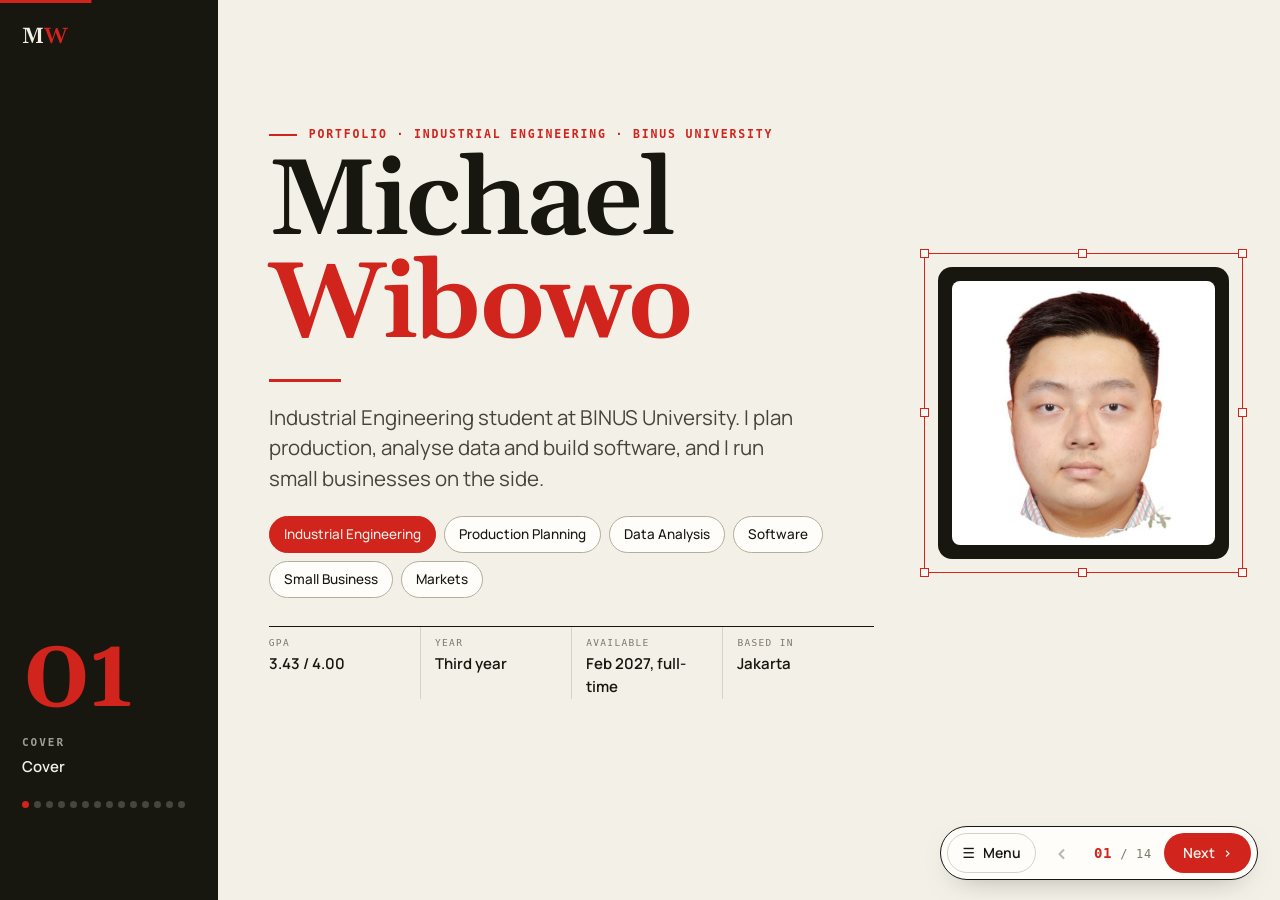
<file: index.html>
<!doctype html>
<html lang="en">
<head>
<meta charset="utf-8">
<meta name="viewport" content="width=device-width, initial-scale=1, viewport-fit=cover">
<title>Michael Wibowo — Portfolio</title>
<meta name="description" content="Michael Wibowo, Industrial Engineering student at BINUS. Production planning, ergonomics, QFD and data projects, plus ShifuWok and small businesses. Looking for an internship from February 2027.">
<meta name="theme-color" content="#f3f0e8">
<link rel="canonical" href="https://beixuantianjun.github.io/portfolio/">

<!-- Link previews. Crawlers read these before any JS runs, so unlike the rest
     of the page they are hardcoded rather than rendered from profile.js.
     If you change your name or headline there, change them here too. -->
<meta property="og:type" content="website">
<meta property="og:site_name" content="Michael Wibowo">
<meta property="og:title" content="Michael Wibowo — Portfolio">
<meta property="og:description" content="Industrial Engineering student at BINUS. Builds ShifuWok, runs small businesses and a trading community. Open to internships in Jakarta from February 2027.">
<meta property="og:url" content="https://beixuantianjun.github.io/portfolio/">
<meta property="og:image" content="https://beixuantianjun.github.io/portfolio/assets/og.png?v=20261110">
<meta property="og:image:width" content="1200">
<meta property="og:image:height" content="630">
<meta property="og:image:alt" content="Michael Wibowo — portfolio">
<meta name="twitter:card" content="summary_large_image">
<meta name="twitter:title" content="Michael Wibowo — Portfolio">
<meta name="twitter:description" content="Industrial Engineering student at BINUS. Builds ShifuWok, runs small businesses and a trading community. Open to internships in Jakarta from February 2027.">
<meta name="twitter:image" content="https://beixuantianjun.github.io/portfolio/assets/og.png?v=20261110">
<link rel="icon" href="data:image/svg+xml,<svg xmlns='http://www.w3.org/2000/svg' viewBox='0 0 100 100'><rect width='100' height='100' fill='%23f3f0e8'/><rect x='6' y='6' width='88' height='88' fill='none' stroke='%2317160f' stroke-width='6'/><text x='50' y='66' font-family='Georgia,serif' font-weight='700' font-size='44' text-anchor='middle' fill='%23d0241c'>MW</text></svg>">
<link rel="preload" href="assets/fonts/gelasio-normal-600.woff2" as="font" type="font/woff2" crossorigin>
<link rel="stylesheet" href="css/fonts.css?v=20261126a">
<link rel="stylesheet" href="css/style.css?v=20261126d">
</head>
<body>

<!-- a set of drawing sheets, one on screen at a time; js/sheets.js fills them -->
<div class="progress" aria-hidden="true"><i id="progress"></i></div>

<main class="deck" id="deck" aria-live="polite"></main>

<nav class="bar" aria-label="Pages">
  <button class="bar__btn bar__menu" id="menuBtn" type="button" aria-controls="menu" aria-expanded="false">☰ <span>Menu</span></button>
  <button class="bar__btn bar__prev" id="prev" type="button" aria-label="Previous page">‹</button>
  <p class="bar__where" id="where"></p>
  <div class="bar__right">
    <button class="bar__btn bar__next" id="next" type="button"><span>Next</span> ›</button>
  </div>
</nav>

<div class="menu" id="menu" hidden>
  <div class="menu__panel" role="dialog" aria-modal="true" aria-labelledby="menuTitle">
    <div class="menu__head">
      <h2 id="menuTitle">All pages</h2>
      <button class="bar__btn" type="button" data-close aria-label="Close menu">✕</button>
    </div>
    <ol class="register" id="register"></ol>
    <p class="menu__hint">Arrow keys, Page Up / Page Down or a sideways swipe also turn the page.</p>
  </div>
</div>

<div class="lightbox" id="lightbox" hidden role="dialog" aria-modal="true" aria-label="Picture">
  <button class="bar__btn lightbox__close" id="lbClose" type="button" aria-label="Close picture">✕</button>
  <button class="bar__btn lightbox__prev" id="lbPrev" type="button" aria-label="Previous picture">‹</button>
  <figure><img alt=""><figcaption id="lbCap"></figcaption></figure>
  <button class="bar__btn lightbox__next" id="lbNext" type="button" aria-label="Next picture">›</button>
</div>

<noscript><p class="noscript">This portfolio needs JavaScript to turn its sheets. You can reach Michael at michaelwibo@gmail.com.</p></noscript>

<script src="js/profile.js?v=20261126d"></script>
<script src="js/sheets.js?v=20261126d"></script>
</body>
</html>
</file>
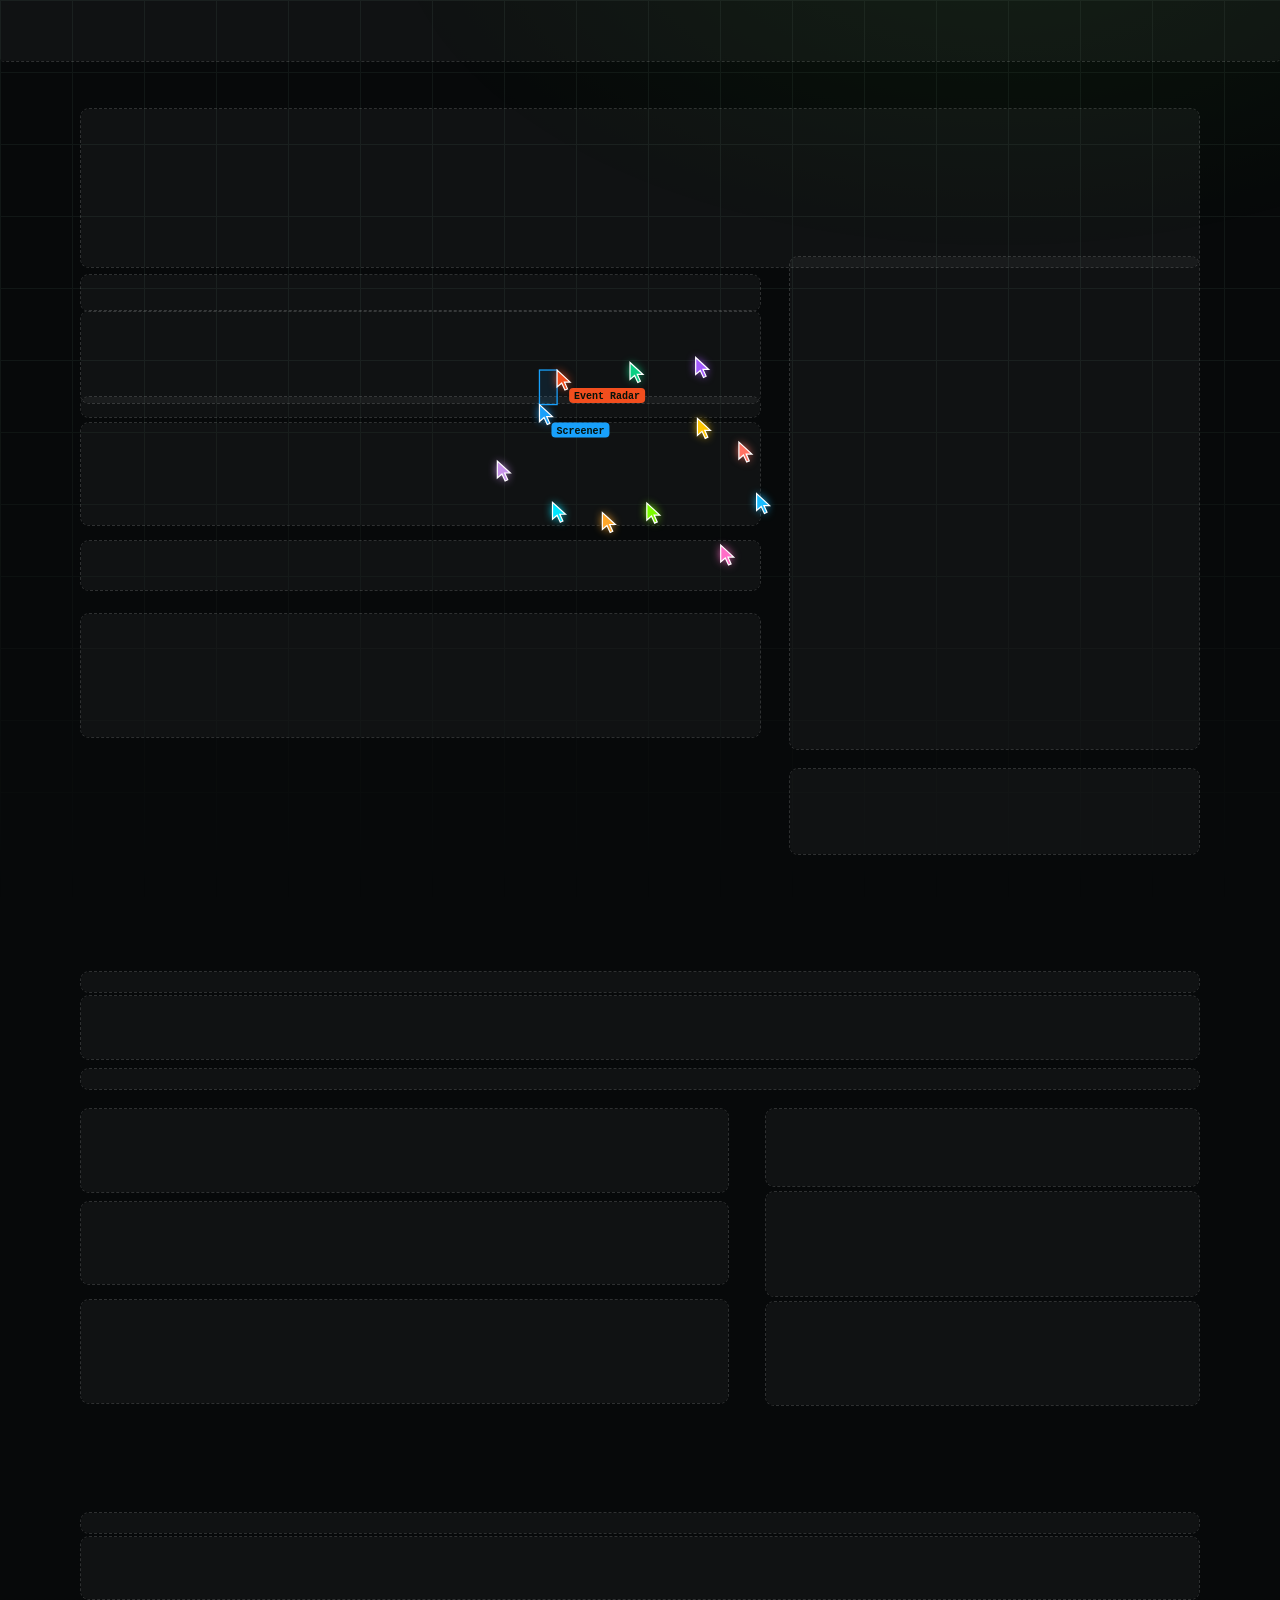
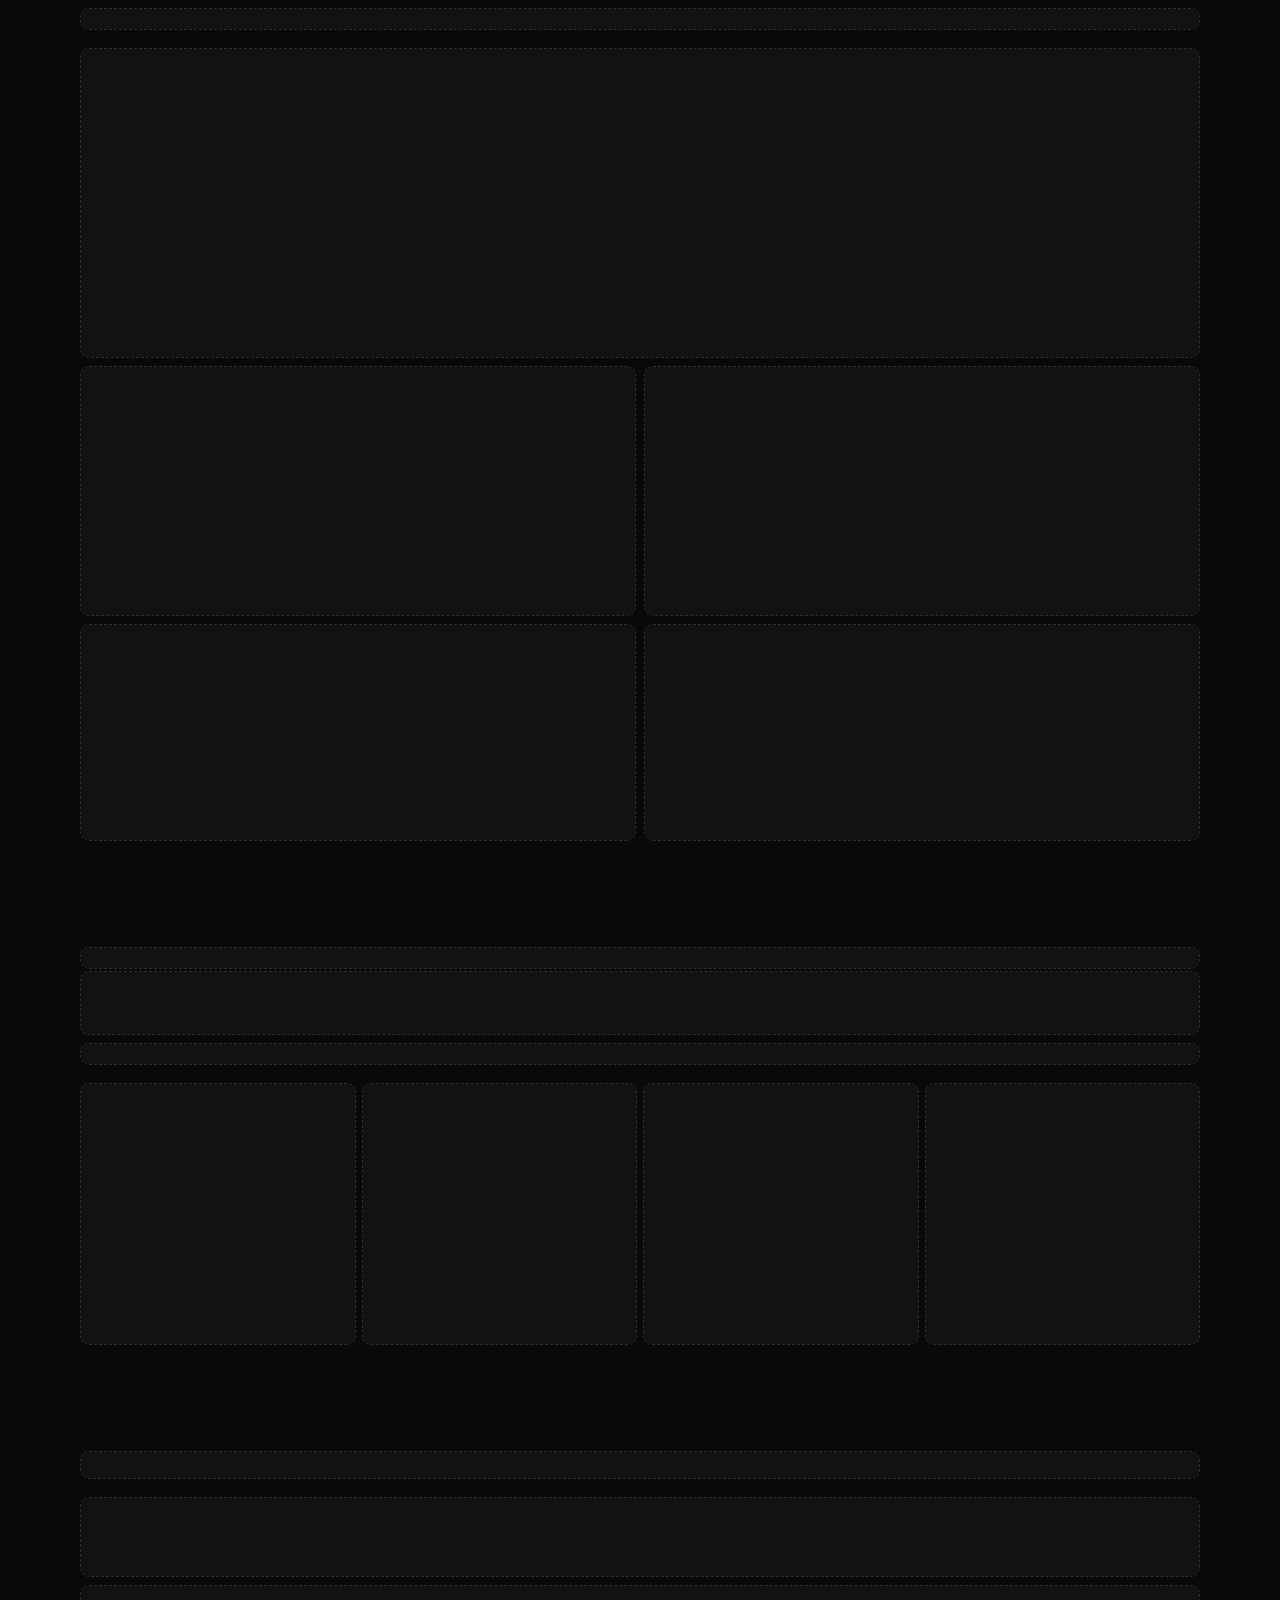
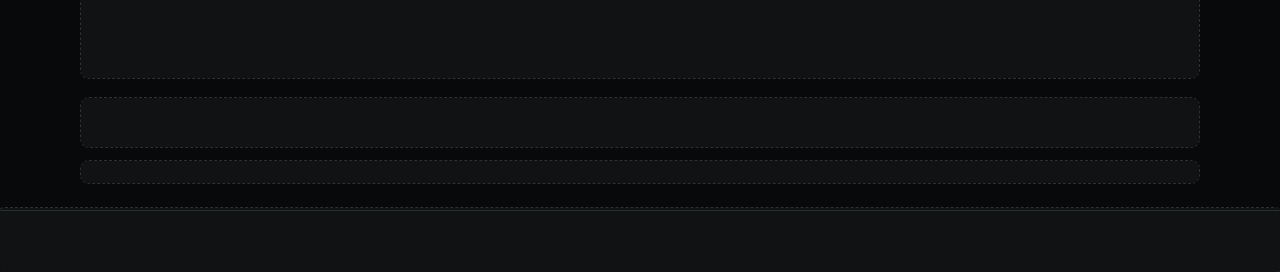
<file: swarm/index.html>
<!doctype html>
<html lang="en">
<head>
<meta charset="utf-8">
<meta name="viewport" content="width=device-width, initial-scale=1">
<title>Michael Wibowo | Portfolio</title>
<meta name="description" content="Michael Wibowo, Industrial Engineering student at BINUS. Financial modeling, IDX equities, and ShifuWok, a research terminal for the Indonesian stock market.">
<meta name="theme-color" content="#07090A">
<link rel="canonical" href="https://beixuantianjun.github.io/portfolio/swarm/">
<meta property="og:type" content="website">
<meta property="og:site_name" content="Michael Wibowo">
<meta property="og:title" content="Michael Wibowo | Portfolio">
<meta property="og:description" content="Industrial Engineering @ BINUS. ShifuWok, a live research terminal for Indonesian stocks, and a 100+ member trading community.">
<meta property="og:url" content="https://beixuantianjun.github.io/portfolio/swarm/">
<meta property="og:image" content="https://beixuantianjun.github.io/portfolio/assets/og.png">
<meta name="twitter:card" content="summary_large_image">
<meta name="twitter:image" content="https://beixuantianjun.github.io/portfolio/assets/og.png">
<link rel="icon" href="data:image/svg+xml,%3Csvg xmlns='http://www.w3.org/2000/svg' viewBox='0 0 32 32'%3E%3Crect width='32' height='32' rx='7' fill='%2307090A'/%3E%3Ctext x='16' y='22' font-size='16' font-weight='800' text-anchor='middle' fill='%2344D62C' font-family='Arial'%3EMW%3C/text%3E%3C/svg%3E">
<link rel="stylesheet" href="../css/fonts.css?v=20261008c">
<script>
  document.documentElement.classList.add('js', 'intro');
  if (/[?&]theme=brand/.test(location.search)) document.documentElement.setAttribute('data-theme', 'brand');
</script>
<style>
:root{
  --bg:#07090A; --panel:#0E1311; --line:#1D2622; --text:#E8ECEA; --mut:#8FA096;
  --g:#44D62C; --g2:#44D62C; --on-g:#06120A; --sel:#18A0FB;
  --sans:"Manrope",ui-sans-serif,system-ui,-apple-system,"Segoe UI",Roboto,Helvetica,Arial,sans-serif;
  --mono:ui-monospace,SFMono-Regular,Menlo,Consolas,"Liberation Mono",monospace;
}
:root[data-theme="brand"]{ --bg:#05060a; --panel:#0c0e16; --line:#1b2030; --text:#eaeefb; --mut:#9aa4bc; --g:#35e5ff; --g2:#ff4d8d; --on-g:#04121a; }
*{box-sizing:border-box}
html{scroll-behavior:smooth}
body{margin:0;background:var(--bg);color:var(--text);font:400 16px/1.6 var(--sans);-webkit-font-smoothing:antialiased}
html,body{overflow-x:clip}
section.panel,.hero{overflow-x:clip}
body::before{content:"";position:fixed;inset:0;z-index:0;pointer-events:none;
  background:radial-gradient(900px 500px at 78% -10%,color-mix(in srgb,var(--g) 14%,transparent),transparent 70%),
             linear-gradient(var(--line) 1px,transparent 1px) 0 0/72px 72px,
             linear-gradient(90deg,var(--line) 1px,transparent 1px) 0 0/72px 72px;
  opacity:.5;-webkit-mask-image:linear-gradient(#000 40%,transparent);mask-image:linear-gradient(#000 40%,transparent)}
a{color:inherit}
.wrap{max-width:1160px;margin:0 auto;padding:0 24px;position:relative;z-index:1}
canvas#swarm{position:fixed;inset:0;width:100%;height:100%;pointer-events:none;z-index:60}
html.intro .nav,html.intro main,html.intro footer{opacity:0}
.nav,main,footer{transition:opacity .6s ease}

/* wireframe -> reveal */
.b{position:relative}
.b.pre::before{content:"";position:absolute;inset:-3px;border-radius:8px;background:rgba(255,255,255,.04);outline:1px dashed rgba(255,255,255,.16);z-index:2}
.b.pre>*{opacity:0}
.b.rv>*{animation:rv .65s cubic-bezier(.2,.7,.2,1) both}
.b.rv>*:nth-child(2){animation-delay:.06s}.b.rv>*:nth-child(3){animation-delay:.12s}.b.rv>*:nth-child(4){animation-delay:.18s}
@keyframes rv{from{opacity:0;clip-path:inset(0 100% 0 0);transform:translateY(8px)}to{opacity:1;clip-path:inset(-4px);transform:none}}

/* nav */
.nav{position:fixed;top:0;left:0;right:0;z-index:40}
.nav .in{max-width:1160px;margin:0 auto;padding:14px 24px;display:flex;align-items:center;justify-content:space-between;gap:16px;background:linear-gradient(var(--bg),transparent)}
.logo{display:flex;align-items:center;gap:10px;font:800 15px var(--sans);text-decoration:none;letter-spacing:.02em}
.logo i{display:grid;place-items:center;width:30px;height:30px;border-radius:8px;background:var(--g);color:var(--on-g);font:800 13px var(--sans);font-style:normal}
.links{display:flex;gap:22px;align-items:center;font:600 13px var(--mono);color:var(--mut)}
.links a{text-decoration:none}.links a:hover{color:var(--text)}
.avail{display:flex;align-items:center;gap:7px;color:var(--text)}
.avail::before{content:"";width:7px;height:7px;border-radius:50%;background:var(--g);box-shadow:0 0 10px var(--g)}
@media(max-width:760px){.links a:not(.avail){display:none}}

/* hero */
.hero{padding:112px 0 40px;position:relative}
.giant{font:800 clamp(44px,13.5vw,176px)/.88 var(--sans);letter-spacing:-.045em;color:transparent;-webkit-text-stroke:2px var(--g);white-space:nowrap;opacity:.9;margin:0}
.herogrid{display:grid;grid-template-columns:1.25fr .75fr;gap:36px;margin-top:-4px;align-items:start}
.hello{font:600 italic 22px var(--sans);margin:18px 0 6px;color:var(--mut)}
.name{display:inline-block;background:var(--g);color:var(--on-g);font:800 clamp(30px,5vw,52px)/1 var(--sans);padding:8px 14px;letter-spacing:-.02em;margin:0 0 18px}
.role{font:600 12px var(--mono);letter-spacing:.14em;text-transform:uppercase;color:var(--g);margin:0 0 12px}
.lead{font-size:clamp(16px,2vw,20px);max-width:56ch;color:#c9d3cd;margin:0 0 22px}
.lead b{color:var(--text)}
.btns{display:flex;gap:12px;flex-wrap:wrap}
.btn{display:inline-flex;align-items:center;gap:8px;font:700 13px var(--mono);letter-spacing:.06em;text-transform:uppercase;text-decoration:none;padding:13px 18px;border-radius:6px;border:1px solid var(--line);background:var(--panel)}
.btn.p{background:var(--g);color:var(--on-g);border-color:var(--g)}
.btn:hover{transform:translateY(-1px);border-color:var(--g)}
.stats{display:grid;grid-template-columns:repeat(4,1fr);gap:10px;margin-top:30px}
.stat{padding:14px 14px 12px;border:1px solid var(--line);border-radius:10px;background:var(--panel)}
.stat b{display:block;font:800 clamp(24px,3.4vw,34px)/1.1 var(--sans);color:var(--text)}
.stat span{font:600 11px var(--mono);color:var(--mut);letter-spacing:.04em}
.frame{position:relative;background:var(--g);border-radius:6px;padding:12px 12px 0;max-width:340px;margin-left:auto}
.frame img{display:block;width:100%;aspect-ratio:1/1.05;object-fit:cover;object-position:50% 20%;filter:grayscale(1) contrast(1.05)}
.frame .chip{display:block;margin:0 -12px;padding:10px 12px;background:var(--bg);border:1px solid var(--g);font:700 11px var(--mono);letter-spacing:.08em;color:var(--g);text-transform:uppercase;text-align:center;transform:translateY(12px)}
.frame{margin-bottom:26px}
.sidecard{margin-top:22px;max-width:340px;margin-left:auto;border:1px solid var(--line);border-radius:10px;padding:14px 16px;background:var(--panel);font:600 12px var(--mono);color:var(--mut)}
.sidecard b{color:var(--text);display:block;font:700 14px var(--sans);margin-bottom:2px}
@media(max-width:860px){.herogrid{grid-template-columns:1fr}.frame,.sidecard{margin-left:0}.stats{grid-template-columns:repeat(2,1fr)}}

/* sections */
section.panel{padding:84px 0 30px}
.kick{font:700 12px var(--mono);letter-spacing:.16em;text-transform:uppercase;color:var(--g);margin:0 0 10px}
.kick::before{content:"";display:inline-block;width:7px;height:7px;background:var(--g2);border-radius:50%;margin-right:10px;vertical-align:1px}
h2{font:800 clamp(30px,5vw,54px)/1.05 var(--sans);letter-spacing:-.03em;margin:0 0 16px}
.idx{font:600 12px var(--mono);color:var(--mut);margin-bottom:26px;letter-spacing:.06em}
.two{display:grid;grid-template-columns:1.2fr .8fr;gap:44px}
.two p{color:#c2cdc7;margin:0 0 16px;max-width:62ch}
.quote{border-left:3px solid var(--g);padding:6px 0 6px 18px;font:600 clamp(18px,2.4vw,24px)/1.35 var(--sans);margin:22px 0 0;max-width:34ch}
.quote small{display:block;margin-top:8px;font:600 11px var(--mono);letter-spacing:.08em;color:var(--mut);text-transform:uppercase}
.facts{display:grid;gap:12px}
.fact{border:1px solid var(--line);border-radius:10px;padding:14px 16px;background:var(--panel)}
.fact small{display:block;font:700 11px var(--mono);letter-spacing:.12em;color:var(--g);text-transform:uppercase;margin-bottom:4px}
.fact span{color:#d8e0db;font-size:15px}
@media(max-width:860px){.two{grid-template-columns:1fr;gap:20px}}

.grid2{display:grid;grid-template-columns:1fr 1fr;gap:16px}
.card{border:1px solid var(--line);border-radius:14px;padding:22px;background:var(--panel);height:100%}
.card:hover{border-color:color-mix(in srgb,var(--g) 55%,var(--line))}
.card .tag{display:inline-block;font:700 11px var(--mono);letter-spacing:.1em;color:var(--on-g);background:var(--g);border-radius:4px;padding:3px 8px;text-transform:uppercase;margin-bottom:12px}
.card .tag.o{background:transparent;color:var(--g);border:1px solid var(--g)}
.card h3{font:800 clamp(20px,2.6vw,28px)/1.15 var(--sans);letter-spacing:-.02em;margin:0 0 10px}
.card p{color:#bcc8c2;margin:0 0 12px;font-size:15px}
.card ul{margin:0 0 14px;padding-left:18px;color:#cdd7d2;font-size:15px}
.card li{margin:3px 0}
.card a.go{font:700 13px var(--mono);color:var(--g);text-decoration:none;letter-spacing:.04em}
.card a.go:hover{text-decoration:underline}
.span2{grid-column:1/-1}
.flag{background:linear-gradient(135deg,color-mix(in srgb,var(--g) 9%,var(--panel)),var(--panel) 60%)}
@media(max-width:860px){.grid2{grid-template-columns:1fr}}
.matrix{display:grid;grid-template-columns:repeat(4,1fr);gap:14px}
.matrix .card h3{font-size:20px}
.matrix .card ul{margin:0;list-style:none;padding:0}
.matrix .card li{padding:6px 0;border-top:1px solid var(--line);font-size:14px;color:#cdd7d2}
.matrix .card li:first-child{border-top:0}
@media(max-width:980px){.matrix{grid-template-columns:repeat(2,1fr)}}
@media(max-width:560px){.matrix{grid-template-columns:1fr}}

.contact{text-align:center;padding:110px 0 120px}
.contact h2{font-size:clamp(32px,6vw,68px)}
.contact p{max-width:52ch;margin:0 auto 26px;color:#c2cdc7;font-size:18px}
.contact .btns{justify-content:center}
.mail{font:700 14px var(--mono);color:var(--g);margin-top:20px;letter-spacing:.04em}
footer{border-top:1px solid var(--line);padding:22px 0;font:600 12px var(--mono);color:var(--mut);position:relative;z-index:1}
footer .wrap{display:flex;justify-content:space-between;gap:12px;flex-wrap:wrap}
.sr{position:absolute;left:-9999px}
</style>
</head>
<body>
<noscript><style>html.intro .nav,html.intro main,html.intro footer{opacity:1}</style></noscript>
<canvas id="swarm" aria-hidden="true"></canvas>

<header class="nav b" data-panel="hero"><div class="in">
  <a class="logo" href="#top"><i>MW</i><span>Michael Wibowo</span></a>
  <nav class="links" aria-label="Sections"><a href="#about">About</a><a href="#projects">Projects</a><a href="#skills">Skills</a><a href="#contact">Contact</a><a class="avail" href="#contact">Open from Feb 2027</a></nav>
</div></header>

<main id="top">
<section class="hero" data-panel="hero"><div class="wrap">
  <div class="b"><h1 class="giant">PORTFOLIO</h1></div>
  <div class="herogrid">
    <div>
      <div class="b"><p class="hello">Hello, I'm</p></div>
      <div class="b"><h2 class="name">MICHAEL.</h2></div>
      <div class="b"><p class="role">Industrial Engineering @ BINUS &middot; Valuation &middot; IDX Equities</p></div>
      <div class="b"><p class="lead">I build <b>tools and communities for the Indonesian capital market</b>: a live research terminal where every number carries a source and a date, and a trading community of 100+ members.</p></div>
      <div class="b"><div class="btns"><a class="btn p" href="#projects">View projects &rarr;</a><a class="btn" href="#contact">Get in touch</a></div></div>
      <div class="b stats">
        <div class="stat"><b data-count="100" data-suf="+">100+</b><span>COMMUNITY MEMBERS</span></div>
        <div class="stat"><b data-count="3.43" data-dec="2">3.43</b><span>GPA / 4.00</span></div>
        <div class="stat"><b data-count="11">11</b><span>IDX SECTORS TRACKED</span></div>
        <div class="stat"><b data-count="31">31</b><span>CONGLOMERATE GROUPS</span></div>
      </div>
    </div>
    <div>
      <div class="b"><div class="frame"><img src="../assets/michael-wibowo.jpg" alt="Portrait of Michael Wibowo" width="440" height="440"><span class="chip">Open to internships &middot; Feb 2027</span></div></div>
      <div class="b"><div class="sidecard"><b>ShifuWok is live</b>Terminal data saham Indonesia, with sources on every number.</div></div>
    </div>
  </div>
</div></section>

<section class="panel" id="about" data-panel="about"><div class="wrap">
  <div class="b"><p class="kick">Profile</p></div>
  <div class="b"><h2>Background &amp; Philosophy</h2></div>
  <div class="b"><div class="idx">// 01.00 SEC_ABOUT INDEX [01/04]</div></div>
  <div class="two">
    <div>
      <div class="b"><p>I'm a third-year Industrial Engineering student at BINUS University. The degree trained me to look at a system end to end: where the inputs come from, where the delays are, and what breaks downstream when one number is wrong.</p></div>
      <div class="b"><p>I have invested in IDX equities and crypto since 2021, run a trading community, and built ShifuWok to make Indonesian market data easier to check. I like tools where every claim can be traced back to its source.</p></div>
      <div class="b"><blockquote class="quote">Decide what it's worth before you look at the price.<small>Working principle</small></blockquote></div>
    </div>
    <div class="facts">
      <div class="b"><div class="fact"><small>Education</small><span>BINUS University, Industrial Engineering. GPA 3.43 / 4.00.</span></div></div>
      <div class="b"><div class="fact"><small>Licences</small><span>WPPE and RTA training completed. Competency exams pending.</span></div></div>
      <div class="b"><div class="fact"><small>Availability</small><span>Free from classes through the BINUS Enrichment Program. Full-time from February 2027, up to 12 months.</span></div></div>
    </div>
  </div>
</div></section>

<section class="panel" id="projects" data-panel="projects"><div class="wrap">
  <div class="b"><p class="kick">Selected work</p></div>
  <div class="b"><h2>Flagship Builds</h2></div>
  <div class="b"><div class="idx">// 02.00 SEC_PROJECTS INDEX [02/04]</div></div>
  <div class="grid2">
    <div class="b span2"><article class="card flag">
      <span class="tag">Live</span>
      <h3>ShifuWok: a research terminal for Indonesian stocks</h3>
      <p>Prices, broker flows, KSEI ownership and official IDX announcements in one place. Every number has a source and a date, and when the data is missing, it says so.</p>
      <ul><li>Screener whose rules are published, with the results of its tests</li><li>Announcement summaries read from the original PDF, which stays linked</li><li>Paper-trading track record published openly, losses included</li></ul>
      <a class="go" href="https://shifuwok.com" target="_blank" rel="noopener">Open shifuwok.com &#8599;</a>
    </article></div>
    <div class="b"><article class="card"><span class="tag o">Community</span><h3>MWCrypto</h3><p>A trading community of 100+ members, founded November 2024. Regular market-analysis and live-trade sessions with written commentary.</p></article></div>
    <div class="b"><article class="card"><span class="tag o">Case study</span><h3>Production planning, Razer Wireless Mouse</h3><p>Benchmarked five forecasting methods (Winter's chosen, MAPE 2.67), four aggregate-planning strategies and four lot-sizing heuristics. Built MPS, MRP and Kanban over a 17-component, 7-level BOM.</p></article></div>
    <div class="b"><article class="card"><span class="tag o">Simulation</span><h3>Investment Banking, Bank of America</h3><p>Forage job simulation, September 2026. Screened an acquisition target by SWOT, built a DCF to an implied per-share value, ran a sensitivity analysis and wrote the target profile.</p></article></div>
    <div class="b"><article class="card"><span class="tag o">Data analysis</span><h3>Exam score prediction</h3><p>Multiple linear regression on 20,000 rows in Python: R&sup2; 0.63 on the test set, with residual and Q-Q diagnostics, ANOVA on the drivers and K-Means into 3 clusters.</p></article></div>
  </div>
</div></section>

<section class="panel" id="skills" data-panel="skills"><div class="wrap">
  <div class="b"><p class="kick">Toolkit</p></div>
  <div class="b"><h2>The Skills Matrix</h2></div>
  <div class="b"><div class="idx">// 03.00 SEC_SKILLS INDEX [03/04]</div></div>
  <div class="matrix">
    <div class="b"><div class="card"><h3>Markets</h3><ul><li>Equity valuation (DCF, relative)</li><li>Financial statement and ratio analysis</li><li>Technical analysis</li><li>Ownership and fund-flow analysis</li></ul></div></div>
    <div class="b"><div class="card"><h3>Data</h3><ul><li>Excel (advanced)</li><li>Python: pandas, scikit-learn</li><li>SPSS</li><li>Dashboards and reports</li></ul></div></div>
    <div class="b"><div class="card"><h3>Community &amp; Events</h3><ul><li>Hosting live sessions</li><li>Event budgeting (HIMTRI, BINECA 2026)</li><li>Client and partner outreach</li><li>Written market commentary</li></ul></div></div>
    <div class="b"><div class="card"><h3>Industrial Engineering</h3><ul><li>Forecasting and aggregate planning</li><li>MPS, MRP, lot sizing, Kanban</li><li>Process mapping</li><li>Service systems design</li></ul></div></div>
  </div>
</div></section>

<section class="panel contact" id="contact" data-panel="contact"><div class="wrap">
  <div class="b"><p class="kick">Contact</p></div>
  <div class="b"><h2>Let's build something useful.</h2></div>
  <div class="b"><p>Open to internships from February 2027, full-time for up to twelve months. Markets, research and community are where I want to learn next.</p></div>
  <div class="b"><div class="btns" id="cta"><a class="btn p" href="mailto:michaelwibo@gmail.com">Email me &rarr;</a><a class="btn" href="https://www.linkedin.com/in/michael-wibowo" target="_blank" rel="noopener">LinkedIn</a><a class="btn" href="https://shifuwok.com" target="_blank" rel="noopener">ShifuWok</a></div></div>
  <div class="b"><div class="mail">michaelwibo@gmail.com</div></div>
</div></section>
</main>

<footer class="b" data-panel="contact"><div class="wrap"><span>&copy; 2026 Michael Wibowo &middot; Jakarta</span><span>Industrial Engineering @ BINUS University</span></div></footer>

<script>
(() => {
  const reduce = matchMedia('(prefers-reduced-motion: reduce)').matches;
  const items = [...document.querySelectorAll('.b')];
  const fmt = (n, p) => { const t = parseFloat(n.dataset.count), d = +(n.dataset.dec || 0); return (t * p).toFixed(d) + (p >= 1 ? (n.dataset.suf || '') : ''); };
  const count = n => { const t0 = performance.now(); (function f(now) { const p = Math.min(1, (now - t0) / 900), e = 1 - Math.pow(1 - p, 3); n.textContent = fmt(n, e); if (p < 1) requestAnimationFrame(f); })(t0); };
  const reveal = (el, instant) => {
    if (!el.classList.contains('pre')) return;
    el.classList.remove('pre');
    if (!instant) el.classList.add('rv');
    if (!instant) el.querySelectorAll('[data-count]').forEach(count);
  };
  const root = document.documentElement;
  if (reduce) { root.classList.remove('intro'); return; }
  items.forEach(el => el.classList.add('pre'));
  setTimeout(() => root.classList.remove('intro'), 1500);

  const cv = document.getElementById('swarm'), ctx = cv.getContext('2d');
  let W = 0, H = 0, DPR = 1;
  const resize = () => { DPR = Math.min(2, devicePixelRatio || 1); W = innerWidth; H = innerHeight; cv.width = W * DPR; cv.height = H * DPR; };
  addEventListener('resize', resize); resize();

  const COLORS = ['#18A0FB', '#F24E1E', '#0ACF83', '#A259FF', '#FFC700', '#FF7262', '#1ABCFE', '#FF6EC7', '#7CFC00', '#FFA629', '#00E5FF', '#C792EA'];
  // Names are ShifuWok screen names (shifuwok.com/fitur.html). Replace this list to rename the agents.
  const NAMES = ['Screener', 'Event Radar', 'Fund Tracker', 'Ownership Map', 'Retail Sentiment', 'Deal Desk', 'Sector Rotation', 'Disclosures', 'Corporate Actions', 'Chart Match', 'Weekly Research', 'Ask a Stock'];
  const N = innerWidth < 720 ? 8 : 12;
  const rnd = (a, b) => a + Math.random() * (b - a), clamp = (v, a, b) => Math.max(a, Math.min(b, v));
  const agents = Array.from({ length: N }, (_, i) => ({ i, x: W / 2 + rnd(-20, 20), y: H / 2 + rnd(-20, 20), vx: 0, vy: 0, c: COLORS[i % COLORS.length], name: NAMES[i % NAMES.length], mode: 'intro', tx: W / 2, ty: H / 2, k: 40, cc: 9, hx: W / 2, hy: H / 2, next: 0, busy: false }));
  const pairs = Array.from({ length: N / 2 }, (_, p) => ({ A: agents[2 * p], B: agents[2 * p + 1], busy: false }));
  const jobs = [];
  const ring = { x: W / 2, y: H / 2, on: false };
  const mouse = { x: -1, y: -1, t: -99 };
  addEventListener('pointermove', e => { mouse.x = e.clientX; mouse.y = e.clientY; mouse.t = now(); }, { passive: true });
  let lastY = scrollY;
  addEventListener('scroll', () => {
    const dy = scrollY - lastY; lastY = scrollY; if (!dy) return;
    for (const a of agents) if (!a.busy && a.mode === 'roam') { a.hy = clamp(H * (dy > 0 ? rnd(.55, .85) : rnd(.15, .45)), 40, H - 40); a.hx = rnd(60, W - 60); a.next = 0; }
  }, { passive: true });

  const start = performance.now(); const now = () => (performance.now() - start) / 1000;
  let introDone = false, nextLaunch = 0;
  const ease = p => p < .5 ? 2 * p * p : 1 - Math.pow(-2 * p + 2, 2) / 2;
  const inView = r => r.bottom > 0 && r.top < H * 0.97 && r.right > 0 && r.left < W;

  function launch(pair, el, t) {
    const job = { el, A: pair.A, B: pair.B, pair, phase: 1, t0: t, t2: 0, t3: 0, t4: 0, alpha: 1 };
    pair.busy = true; for (const a of [pair.A, pair.B]) { a.busy = true; a.mode = 'build'; }
    jobs.push(job);
  }
  function release(job, t) {
    job.pair.busy = false;
    const r = job.el.getBoundingClientRect(), cx = clamp(r.left + r.width / 2, 60, W - 60), cy = clamp(r.top + r.height / 2, 60, H - 60);
    for (const a of [job.A, job.B]) { a.busy = false; a.mode = 'roam'; a.hx = cx; a.hy = cy; a.next = 0; }
    jobs.splice(jobs.indexOf(job), 1);
  }
  function updateJob(job, t) {
    const { A, B, el } = job, r = el.getBoundingClientRect();
    if (r.bottom < -40 || r.top > H + 40) { reveal(el, true); release(job, t); return; }
    const x0 = r.left, y0 = r.top, x1 = r.right, y1 = r.bottom;
    const d = (a, x, y) => Math.hypot(a.x - x, a.y - y);
    if (job.phase === 1) {
      A.tx = x0; A.ty = y0; B.tx = x0 + 12; B.ty = y0 + 12; A.k = B.k = 80; A.cc = B.cc = 13;
      if ((d(A, x0, y0) < 9 && d(B, x0 + 12, y0 + 12) < 11) || t - job.t0 > 1.8) { job.phase = 2; job.t2 = t; }
    } else if (job.phase === 2) {
      const p = clamp((t - job.t2) / 0.42, 0, 1), e = ease(p);
      A.tx = x0; A.ty = y0; B.tx = x0 + 12 + (x1 - x0 - 12) * e; B.ty = y0 + 12 + (y1 - y0 - 12) * e; B.k = 240; B.cc = 24;
      if ((p >= 1 && d(B, x1, y1) < 9) || t - job.t2 > 0.95) { job.phase = 3; job.t3 = t; }
    } else if (job.phase === 3) {
      if (t - job.t3 > 0.3) { reveal(el, false); job.phase = 4; job.t4 = t; }
    } else {
      job.alpha = 1 - (t - job.t4) / 0.45;
      A.mode = B.mode = 'roam'; // agents already free to wander while the box fades
      if (job.alpha <= 0) release(job, t);
    }
  }

  function step(dt, t) {
    if (!introDone && t > 1.7) { introDone = true; for (const a of agents) if (!a.busy) { a.mode = 'roam'; a.hx = W / 2; a.hy = H / 2; a.next = 0; } }
    // launch builds
    if (introDone && t >= nextLaunch) {
      const free = pairs.find(p => !p.busy);
      if (free) {
        let target = null;
        for (let i = 0; i < items.length; i++) {
          const el = items[i]; if (!el.classList.contains('pre') || el._q) continue;
          const r = el.getBoundingClientRect();
          if (r.bottom < -20) { reveal(el, true); continue; }
          if (inView(r)) { target = el; break; }
        }
        if (target) { target._q = true; launch(free, target, t); nextLaunch = t + 0.12; }
      }
    }
    // ring around CTA when everything visible is built
    const cta = document.getElementById('cta'), cr = cta.getBoundingClientRect();
    const busyAny = jobs.length > 0;
    const wantRing = introDone && !busyAny && cr.top > H * 0.1 && cr.bottom < H * 0.95 && !cta.classList.contains('pre');
    if (wantRing) { ring.x = cr.left + cr.width / 2; ring.y = cr.top + cr.height / 2; }
    for (const a of agents) {
      if (!a.busy) {
        if (wantRing && a.mode !== 'ring') a.mode = 'ring';
        if (!wantRing && a.mode === 'ring') { a.mode = 'roam'; a.hx = ring.x; a.hy = ring.y; a.next = 0; }
      }
      let k = 40, c = 9;
      if (a.mode === 'intro') { const ang = t * 2.4 + a.i * 2 * Math.PI / N, r = 70 + (a.i % 4) * 22 + Math.sin(t * 1.3 + a.i) * 10; a.tx = W / 2 + Math.cos(ang) * r; a.ty = H / 2 + Math.sin(ang) * r * 0.8; k = 60; c = 7; }
      else if (a.mode === 'roam') {
        if (t > a.next) {
          const follow = (t - mouse.t) < 3 && a.i % 3 === 0;
          if (follow) { const an = rnd(0, 6.28); a.tx = clamp(mouse.x + Math.cos(an) * 70, 12, W - 12); a.ty = clamp(mouse.y + Math.sin(an) * 70, 12, H - 12); }
          else { a.tx = clamp(a.hx + rnd(-170, 170), 14, W - 14); a.ty = clamp(a.hy + rnd(-120, 120), 14, H - 14); }
          a.next = t + rnd(1.1, 2.6);
        }
        k = 7; c = 3.4;
      } else if (a.mode === 'ring') { const ang = t * 1.1 + a.i * 2 * Math.PI / N, r = 100 + (a.i % 3) * 16; a.tx = ring.x + Math.cos(ang) * r * 1.6; a.ty = ring.y + Math.sin(ang) * r * 0.8; k = 20; c = 6.5; }
      else if (a.mode === 'build') { k = a.k; c = a.cc; }
      a.vx += (k * (a.tx - a.x) - c * a.vx) * dt; a.vy += (k * (a.ty - a.y) - c * a.vy) * dt;
      a.x += a.vx * dt; a.y += a.vy * dt;
    }
    for (const j of jobs.slice()) updateJob(j, t);
  }

  function drawBox(j) {
    const { A, B } = j; const x0 = Math.min(A.x, B.x), y0 = Math.min(A.y, B.y), x1 = Math.max(A.x, B.x), y1 = Math.max(A.y, B.y);
    const w = x1 - x0, h = y1 - y0; ctx.save(); ctx.globalAlpha = clamp(j.alpha, 0, 1);
    ctx.fillStyle = 'rgba(24,160,251,.10)'; ctx.strokeStyle = '#18A0FB'; ctx.lineWidth = 1.3; ctx.fillRect(x0, y0, w, h); ctx.strokeRect(x0, y0, w, h);
    if (w > 18 && h > 18) {
      const hs = [[x0, y0], [x0 + w / 2, y0], [x1, y0], [x0, y0 + h / 2], [x1, y0 + h / 2], [x0, y1], [x0 + w / 2, y1], [x1, y1]];
      ctx.fillStyle = '#fff'; for (const [hx, hy] of hs) { ctx.fillRect(hx - 3, hy - 3, 6, 6); ctx.strokeRect(hx - 3, hy - 3, 6, 6); }
      const label = Math.round(w) + ' × ' + Math.round(h); ctx.font = '600 11px ui-monospace,Menlo,Consolas,monospace';
      const tw = ctx.measureText(label).width + 12; ctx.fillStyle = '#18A0FB'; ctx.beginPath(); ctx.roundRect ? ctx.roundRect(x1 - tw, y1 + 8, tw, 18, 4) : ctx.rect(x1 - tw, y1 + 8, tw, 18); ctx.fill();
      ctx.fillStyle = '#fff'; ctx.fillText(label, x1 - tw + 6, y1 + 21);
    }
    ctx.restore();
  }
  function drawAgent(a) {
    ctx.save(); ctx.translate(a.x, a.y); ctx.beginPath();
    ctx.moveTo(0, 0); ctx.lineTo(0, 17); ctx.lineTo(4.6, 13); ctx.lineTo(7.8, 20); ctx.lineTo(10.4, 18.8); ctx.lineTo(7.3, 12); ctx.lineTo(13, 12); ctx.closePath();
    ctx.fillStyle = a.c; ctx.strokeStyle = '#fff'; ctx.lineWidth = 1.2; ctx.shadowColor = a.c; ctx.shadowBlur = 8; ctx.fill(); ctx.shadowBlur = 0; ctx.stroke();
    if (a.busy && a.mode === 'build') {
      ctx.font = '600 10px ui-monospace,Menlo,Consolas,monospace'; const tw = ctx.measureText(a.name).width + 10;
      ctx.fillStyle = a.c; ctx.beginPath(); ctx.roundRect ? ctx.roundRect(12, 18, tw, 15, 4) : ctx.rect(12, 18, tw, 15); ctx.fill();
      ctx.fillStyle = '#06120A'; ctx.fillText(a.name, 17, 29);
    }
    ctx.restore();
  }
  let last = now();
  function frame() {
    const t = now(), dt = Math.min(0.033, t - last); last = t;
    step(dt, t);
    ctx.setTransform(DPR, 0, 0, DPR, 0, 0); ctx.clearRect(0, 0, W, H);
    for (const j of jobs) drawBox(j);
    for (const a of agents) drawAgent(a);
    requestAnimationFrame(frame);
  }
  requestAnimationFrame(frame);
  window.__swarm = { agents, jobs, items };
})();
</script>
</body>
</html>
</file>
<file: css/fonts.css>
/* Self-hosted Manrope — no CDN, works offline and on any host. */
@font-face{font-family:"Manrope";font-style:normal;font-weight:300;font-display:swap;
  src:url("../assets/fonts/manrope-latin-300-normal.woff2") format("woff2")}
@font-face{font-family:"Manrope";font-style:normal;font-weight:400;font-display:swap;
  src:url("../assets/fonts/manrope-latin-400-normal.woff2") format("woff2")}
@font-face{font-family:"Manrope";font-style:normal;font-weight:500;font-display:swap;
  src:url("../assets/fonts/manrope-latin-500-normal.woff2") format("woff2")}
@font-face{font-family:"Manrope";font-style:normal;font-weight:600;font-display:swap;
  src:url("../assets/fonts/manrope-latin-600-normal.woff2") format("woff2")}
@font-face{font-family:"Manrope";font-style:normal;font-weight:700;font-display:swap;
  src:url("../assets/fonts/manrope-latin-700-normal.woff2") format("woff2")}
@font-face{font-family:"Manrope";font-style:normal;font-weight:800;font-display:swap;
  src:url("../assets/fonts/manrope-latin-800-normal.woff2") format("woff2")}
/* Gelasio (SIL Open Font License) for headings — the same serif as og.png
   and the LinkedIn banner. */
@font-face{font-family:"Gelasio";font-style:normal;font-weight:600;font-display:swap;
  src:url("../assets/fonts/gelasio-normal-600.woff2") format("woff2")}
@font-face{font-family:"Gelasio";font-style:italic;font-weight:500;font-display:swap;
  src:url("../assets/fonts/gelasio-italic-500.woff2") format("woff2")}
</file>
<file: css/style.css>
/* ==========================================================================
   Portfolio — drawing sheets.

   November 2026. The page is a set of engineering drawing sheets, one on
   screen at a time: a bordered frame with zone numbers, a header strip and
   a title block in the bottom-right corner, like a sheet from a technical
   drawing set. Paper, ink and one red, the same as og.png and the LinkedIn
   banner. js/sheets.js builds the sheets from js/profile.js.
   ========================================================================== */

/* --- tokens --------------------------------------------------------------- */
:root{
  --paper:#f3f0e8;        /* page */
  --paper-2:#faf8f3;      /* the sheet itself */
  --white:#fffdf9;        /* picture mounts */
  --ink:#17160f;          /* text and rules */
  --ink-2:#47443c;        /* body copy */
  --ink-3:#7d786c;        /* labels, dates */
  --line:#d8d2c4;         /* hairlines */
  --line-2:#b5ad9c;

  --red:#d0241c;          /* signal red */
  --red-deep:#8e150f;     /* hover, text on tints */
  --red-soft:#f6dcd5;     /* tints */

  --serif:"Gelasio",Georgia,"Times New Roman",serif;
  --font:"Manrope",system-ui,-apple-system,"Segoe UI",Roboto,sans-serif;
  --mono:ui-monospace,SFMono-Regular,"SF Mono",Menlo,Consolas,"DejaVu Sans Mono",monospace;

  --rail:clamp(190px,17vw,250px);   /* the dark column on the left */
  --r:8px;                /* card corners */
  --ease:cubic-bezier(.22,1,.36,1);
}

*,*::before,*::after{box-sizing:border-box}
html,body{height:100%}
body{
  font-variant-numeric:lining-nums;
  margin:0;overflow:hidden;background:var(--paper);color:var(--ink);
  font:400 15px/1.55 var(--font);-webkit-font-smoothing:antialiased;text-rendering:optimizeLegibility;
}
img{display:block;max-width:100%}
a{color:inherit}
button{font:inherit;color:inherit}
h1,h2,h3,h4,p,ol,ul,dl,dd,figure{margin:0}
ol,ul{padding:0;list-style:none}
:focus-visible{outline:2px solid var(--red);outline-offset:2px}
.noscript{padding:40px;font-size:18px}

/* --- progress line --------------------------------------------------------- */
.progress{position:fixed;top:0;left:0;right:0;height:3px;z-index:30;background:transparent}
.progress i{display:block;height:100%;background:var(--red);transform:scaleX(0);transform-origin:left;transition:transform .5s var(--ease)}

/* --- the deck: one page on screen, a dark rail on the left ------------------ */
.deck{position:fixed;inset:0;overflow:hidden}
.sheet{
  position:absolute;inset:0;
  opacity:0;visibility:hidden;transform:translateY(18px);
  transition:opacity .35s ease,transform .5s var(--ease),visibility 0s linear .5s;
}
.sheet.is-before{transform:translateY(-18px)}
.sheet.is-on{opacity:1;visibility:visible;transform:none;transition:opacity .35s ease,transform .5s var(--ease),visibility 0s}
.slide{display:grid;grid-template-columns:var(--rail) minmax(0,1fr);height:100%}

/* the rail: page number, section, name */
.rail{
  position:relative;display:flex;flex-direction:column;gap:6px;
  background:var(--ink);color:var(--paper);padding:26px 22px 92px;overflow:hidden;
}
.rail__brand{font:600 22px/1 var(--serif);letter-spacing:-.01em}
.rail__brand span{color:var(--red)}
.rail__num{margin-top:auto;font:600 clamp(72px,8vw,118px)/.85 var(--serif);color:var(--red);letter-spacing:-.04em}
.rail__sec{font:600 11px/1.3 var(--mono);letter-spacing:.18em;text-transform:uppercase;color:rgba(243,240,232,.62);margin-top:10px}
.rail__title{font-size:15px;font-weight:600;line-height:1.35}
.rail__dots{display:flex;flex-wrap:wrap;gap:5px;margin-top:18px}
.rail__dots i{width:7px;height:7px;border-radius:50%;background:rgba(243,240,232,.22)}
.rail__dots i.is-on{background:var(--red)}
.rail__dots i.is-past{background:rgba(243,240,232,.55)}

.sheet__inner{
  position:relative;background:var(--paper);
  overflow-y:auto;overscroll-behavior:contain;scrollbar-width:thin;
  display:flex;flex-direction:column;padding:clamp(22px,4vh,44px) clamp(22px,4vw,60px) 96px;
}
.sheet__body{flex:1 0 auto;display:flex;flex-direction:column;justify-content:center;min-height:0}


/* --- type ------------------------------------------------------------------ */
.kicker{display:flex;align-items:center;gap:12px;font:600 11.5px/1.3 var(--mono);letter-spacing:.16em;text-transform:uppercase;color:var(--red);margin-bottom:10px}
.kicker::before{content:"";width:28px;height:2px;background:var(--red);flex:none}
.h2{font:600 clamp(26px,3vw,42px)/1.08 var(--serif);letter-spacing:-.015em;max-width:22ch}
.h3{font:600 11px/1.3 var(--mono);letter-spacing:.14em;text-transform:uppercase;color:var(--ink-3);margin:20px 0 10px}
.meta{margin-top:6px;font-size:14px;color:var(--ink-3)}
.meta b{color:var(--ink);font-weight:600}
.lead{margin:10px 0 14px;font-size:clamp(15.5px,1.25vw,18px);line-height:1.5;color:var(--ink-2);max-width:60ch}
.body{margin-top:10px;font-size:15px;line-height:1.6;color:var(--ink-2);max-width:66ch}
.keywords{margin-top:18px;font-size:13px;line-height:1.7;color:var(--ink-3);max-width:70ch}
.keywords b,.methods b{font:600 10.5px var(--mono);letter-spacing:.14em;text-transform:uppercase;color:var(--red);margin-right:6px}
.methods{margin-top:10px;font-size:13px;line-height:1.6;color:var(--ink-3)}
.rule{display:block;width:72px;height:3px;background:var(--red);margin:22px 0 20px}

/* buttons */
.links{display:flex;flex-wrap:wrap;gap:10px;margin-top:18px}
.btn{display:inline-flex;align-items:center;gap:8px;padding:10px 18px;border:1.5px solid var(--ink);border-radius:999px;font-size:14px;font-weight:600;text-decoration:none;transition:background .2s,color .2s,border-color .2s}
.btn--line:hover{background:var(--ink);color:var(--paper)}
.btn--red{background:var(--red);border-color:var(--red);color:var(--paper)}
.btn--red:hover{background:var(--red-deep);border-color:var(--red-deep)}
.btn--ink{background:var(--ink);color:var(--paper)}
.btn--ink:hover{background:var(--red);border-color:var(--red)}
.downloads{margin-top:22px}
.downloads .h3{margin:0 0 -6px}
.note{font-size:13.5px;line-height:1.55;color:var(--ink-2);margin:0 0 12px;padding-left:12px;border-left:2px solid var(--line-2)}
.stats--about{margin:16px 0 0}
.certs{display:grid;grid-template-columns:repeat(2,minmax(0,1fr));column-gap:20px;border-top:1.5px solid var(--ink)}
.certs li{display:grid;grid-template-columns:minmax(0,1fr) auto;gap:0 10px;padding:6px 0;border-bottom:1px solid var(--line);font-size:13px}
.certs span{grid-column:1;font-size:12.5px;color:var(--ink-3)}
.certs em{grid-column:2;grid-row:1 / span 2;align-self:center;font:500 10.5px var(--mono);font-style:normal;color:var(--red-deep);text-align:right}

/* --- cover ----------------------------------------------------------------- */
.cover{display:grid;grid-template-columns:minmax(0,1.35fr) minmax(0,.65fr);gap:clamp(28px,5vw,80px);align-items:center}
.cover__name{font:600 clamp(54px,8.4vw,128px)/.95 var(--serif);letter-spacing:-.025em}
.cover__name span{display:block;color:var(--red)}
.cover__tag{font-size:clamp(17px,1.6vw,22px);line-height:1.5;color:var(--ink-2);max-width:44ch}
.chips{display:flex;flex-wrap:wrap;gap:8px;margin-top:22px}
.chip{padding:7px 14px;border:1px solid var(--line-2);border-radius:999px;background:var(--white);font-size:13.5px;font-weight:500}
.chip.is-on{background:var(--red);border-color:var(--red);color:var(--paper)}
.specs{display:grid;grid-template-columns:repeat(4,minmax(0,1fr));margin-top:28px;border-top:1.5px solid var(--ink)}
.specs>div{padding:10px 14px 0 0}
.specs>div+div{padding-left:14px;border-left:1px solid var(--line)}
.specs dt,.rows dt{font:500 9.5px/1.3 var(--mono);letter-spacing:.14em;text-transform:uppercase;color:var(--ink-3)}
.stats dt{font:500 12.5px/1.35 var(--font);color:var(--ink-3);margin-top:2px}
.specs dd{font-size:15px;font-weight:600;margin-top:3px}
.cover__photo{position:relative;justify-self:center;width:min(100%,340px);margin:14px}
.portrait{background:var(--ink);padding:14px;border-radius:14px}
.portrait img{width:100%;height:auto;aspect-ratio:1;object-fit:cover;border-radius:8px;background:var(--white)}
.selbox{position:absolute;inset:-14px;border:1.5px solid var(--red);pointer-events:none}
.selbox i{position:absolute;width:9px;height:9px;background:var(--paper-2);border:1.5px solid var(--red)}
.selbox i:nth-child(1){left:-5px;top:-5px}.selbox i:nth-child(2){left:calc(50% - 5px);top:-5px}.selbox i:nth-child(3){right:-5px;top:-5px}
.selbox i:nth-child(4){left:-5px;top:calc(50% - 5px)}.selbox i:nth-child(5){right:-5px;top:calc(50% - 5px)}
.selbox i:nth-child(6){left:-5px;bottom:-5px}.selbox i:nth-child(7){left:calc(50% - 5px);bottom:-5px}.selbox i:nth-child(8){right:-5px;bottom:-5px}
.dim{display:none;position:absolute;right:-14px;bottom:-40px;background:var(--red);color:var(--paper);font:600 11px/1 var(--mono);padding:5px 7px;border-radius:2px}

/* --- shared layouts -------------------------------------------------------- */
.split{display:grid;grid-template-columns:minmax(0,1.45fr) minmax(0,.55fr);gap:clamp(24px,4vw,64px);align-items:start}
.split--even{grid-template-columns:repeat(2,minmax(0,1fr));margin-top:6px}
.card{border:1px solid var(--line);border-radius:12px;background:var(--white);padding:12px}
.card__photo{width:100%;height:auto;max-height:min(34vh,300px);aspect-ratio:1;object-fit:cover;object-position:top;border:1px solid var(--line);margin-bottom:6px}
.rows>div{padding:6px 0;border-top:1px solid var(--line)}
.rows dd{font-size:14px;margin-top:2px;word-break:break-word}
.rows a{color:var(--red-deep);text-decoration-thickness:1px;text-underline-offset:3px}
.rows--wide{display:grid;grid-template-columns:repeat(4,minmax(0,1fr));gap:0 18px;margin-top:30px;border-top:1.5px solid var(--ink)}
.rows--wide>div{border-top:0}

/* numbers */
.stats{display:flex;flex-wrap:wrap;gap:10px 22px;margin:4px 0 6px}
.stats>div{display:flex;flex-direction:column-reverse;justify-content:flex-end;border-left:3px solid var(--red);padding-left:12px}
.stats dd{font:700 clamp(21px,1.9vw,26px)/1.1 var(--font);letter-spacing:-.02em;font-variant-numeric:lining-nums tabular-nums}
.stats--edu{margin:22px 0 8px;gap:12px 40px}
.stats--edu dd{font-size:clamp(28px,3vw,40px)}

.courses li{display:flex;gap:14px;align-items:baseline;padding:9px 0;border-top:1px solid var(--line);font-size:15.5px;font-weight:500}
.courses li:first-child{border-top:1.5px solid var(--ink)}
.courses span{font:600 11px var(--mono);color:var(--red)}
.list li{display:grid;grid-template-columns:1fr auto;gap:2px 14px;padding:9px 0;border-top:1px solid var(--line)}
.list li:first-child{border-top:1.5px solid var(--ink)}
.list b{font-size:15px}
.list span{grid-column:1;font-size:13.5px;color:var(--ink-2)}
.list em{grid-column:2;grid-row:1;font:500 11px var(--mono);font-style:normal;color:var(--ink-3)}

/* --- case sheets (projects and work) -------------------------------------- */
.case{display:grid;grid-template-columns:minmax(0,1.12fr) minmax(0,.88fr);gap:clamp(24px,3.6vw,56px);align-items:start}
.case--wide{grid-template-columns:1fr}
.case--wide .steps{grid-template-columns:repeat(4,minmax(0,1fr))}
.steps{display:grid;grid-template-columns:repeat(2,minmax(0,1fr));gap:10px;margin-bottom:12px}
.steps li{padding:11px 14px 12px;background:var(--white);border:1px solid var(--line);border-radius:var(--r);border-top:3px solid var(--red)}
.steps__n{font:600 10.5px var(--mono);color:var(--red);letter-spacing:.1em}
.steps h4{display:inline;margin-left:6px}
.steps h4{font-size:14.5px;font-weight:700}
.steps p{margin-top:4px}
.steps p{font-size:13px;line-height:1.5;color:var(--ink-2)}

.chain{display:flex;flex-wrap:wrap;align-items:center;gap:8px 0;margin-top:12px}
.chain__step{position:relative;padding:6px 13px;border:1px solid var(--line-2);border-radius:999px;background:var(--white);font-size:13px;font-weight:600}
.chain__step+.chain__step{margin-left:30px}
.chain__step+.chain__step::before{content:"→";position:absolute;left:-23px;top:50%;transform:translateY(-52%);color:var(--red);font-weight:700}
.chain__step.is-end{background:var(--red);border-color:var(--red);color:var(--paper)}

/* pictures */
.case__figs{min-width:0}
.figs{display:grid;gap:12px}
.figs__more{display:grid;grid-template-columns:repeat(auto-fill,minmax(110px,1fr));gap:10px}
.figs--grid{grid-template-columns:repeat(auto-fill,minmax(150px,1fr));gap:12px}
.fig{min-width:0}
.fig__btn{display:block;width:100%;padding:6px;border:1px solid var(--line);border-radius:var(--r);overflow:hidden;background:var(--white);cursor:zoom-in;transition:border-color .2s,transform .2s}
.fig__btn:hover{border-color:var(--red);transform:translateY(-2px)}
.fig__btn img{border-radius:4px}
.fig__btn img{width:100%;height:auto;max-height:min(46vh,440px);object-fit:contain;margin:0 auto}
.fig--small .fig__btn{padding:4px;border-width:1px}
.fig--small .fig__btn img{height:clamp(52px,8vh,78px);max-height:none;object-fit:cover;object-position:top}
.figs--grid .fig__btn img{height:clamp(96px,14vh,140px);max-height:none;object-fit:cover;object-position:top}
.fig figcaption{font:500 10.5px/1.35 var(--mono);letter-spacing:.06em;text-transform:uppercase;color:var(--ink-3);margin-top:6px}
.fig--small figcaption{font-size:9.5px;letter-spacing:.04em}
.figs__hint{font:500 10.5px var(--mono);color:var(--ink-3)}

/* entries (businesses, markets) */
.entries{border-top:1.5px solid var(--ink)}
.entries li{padding:11px 0;border-bottom:1px solid var(--line)}
.entries__head{display:flex;flex-wrap:wrap;align-items:baseline;gap:4px 12px}
.entries__head b{font-size:16px}
.entries__head span{font-size:13px;color:var(--ink-3)}
.entries__head em{margin-left:auto;font:500 11px var(--mono);font-style:normal;color:var(--red-deep)}
.entries p{margin-top:4px;font-size:14px;line-height:1.55;color:var(--ink-2)}

/* skills */
.skills{display:grid;grid-template-columns:repeat(3,minmax(0,1fr));gap:12px;margin-top:20px}
.skill{padding:14px 16px;background:var(--white);border:1px solid var(--line);border-radius:12px}
.skill ul{columns:2;column-gap:16px}
.skill__n{font:600 11px var(--mono);color:var(--red)}
.skill h4{font-size:15px;font-weight:700;margin:4px 0 10px}
.skill li{font-size:13.5px;padding:4px 0;border-top:1px dashed var(--line);break-inside:avoid}

/* awards */
.awards li{display:grid;grid-template-columns:118px minmax(0,1fr);gap:12px;align-items:start;padding:9px 0;border-top:1px solid var(--line)}
.awards li:first-child{border-top:1.5px solid var(--ink)}
.badge{justify-self:start;font:600 10.5px/1.2 var(--mono);letter-spacing:.08em;text-transform:uppercase;padding:5px 8px;border:1px solid var(--red);background:var(--red-soft);color:var(--red-deep)}
.badge.is-win{background:var(--red);color:var(--paper)}
.awards b{font-size:14.5px}
.awards em{font:500 11px var(--mono);font-style:normal;color:var(--ink-3);margin-left:6px}
.awards p{font-size:13.5px;color:var(--ink-2);margin-top:2px}

/* contact */
.contact__h{font:600 clamp(56px,9vw,136px)/.95 var(--serif);letter-spacing:-.03em;margin:4px 0 8px}

/* --- navigation pill, bottom right ------------------------------------------ */
.bar{
  position:fixed;right:22px;bottom:20px;z-index:20;
  display:flex;align-items:center;gap:6px;padding:6px;
  background:var(--white);border:1.5px solid var(--ink);border-radius:999px;
  box-shadow:0 10px 30px -18px rgba(23,22,15,.55);
}
.bar__btn{
  display:inline-flex;align-items:center;justify-content:center;gap:8px;min-width:40px;height:40px;padding:0 14px;
  border:1.5px solid transparent;border-radius:999px;background:transparent;cursor:pointer;font-size:14px;font-weight:600;
  transition:background .2s,color .2s,border-color .2s;
}
.bar__btn:hover{background:var(--paper)}
.bar__btn:disabled{opacity:.3;cursor:default;background:transparent}
.bar__prev{font-size:22px;padding:0;width:40px}
.bar__where{min-width:0;padding:0 6px;font:500 12px var(--mono);letter-spacing:.06em;color:var(--ink-3);white-space:nowrap}
.bar__where b{color:var(--red);font-size:14px}
.bar__where span{display:none}
.bar__right{display:flex;gap:6px}
.bar__menu{border-color:var(--line)}
.bar__next{background:var(--red);color:var(--paper);padding:0 18px}
.bar__next:hover{background:var(--red-deep)}
.bar__next:disabled{background:var(--red);color:var(--paper)}
.menu .bar__btn,.lightbox .bar__btn{background:var(--white);border-color:var(--ink)}

/* menu: every page as a card */
.menu{position:fixed;inset:0;z-index:40;background:rgba(23,22,15,.55);display:flex;align-items:center;justify-content:center;padding:20px}
.menu[hidden]{display:none}
.menu__panel{width:min(980px,100%);max-height:100%;overflow-y:auto;background:var(--paper);border-radius:14px;padding:22px 24px 20px;animation:rise .35s var(--ease)}
@keyframes rise{from{transform:translateY(16px);opacity:0}to{transform:none;opacity:1}}
.menu__head{display:flex;justify-content:space-between;align-items:center;margin-bottom:16px}
.menu__head h2{font:600 28px var(--serif)}
.register{display:grid;grid-template-columns:repeat(auto-fill,minmax(210px,1fr));gap:10px}
.register a{display:flex;flex-direction:column;gap:4px;height:100%;padding:12px 14px 14px;border:1px solid var(--line);border-radius:var(--r);background:var(--white);text-decoration:none;font-size:15px;font-weight:600;line-height:1.3;transition:border-color .2s,transform .2s}
.register a span{font:600 26px/1 var(--serif);color:var(--red)}
.register a em{order:-1;font:500 10px var(--mono);font-style:normal;letter-spacing:.14em;text-transform:uppercase;color:var(--ink-3)}
.register a:hover{border-color:var(--ink);transform:translateY(-2px)}
.register a.is-on{background:var(--ink);border-color:var(--ink);color:var(--paper)}
.register a.is-on em{color:rgba(243,240,232,.6)}
.menu__hint{margin-top:14px;font-size:12.5px;color:var(--ink-3)}

/* lightbox */
.lightbox{position:fixed;inset:0;z-index:50;background:rgba(23,22,15,.9);display:flex;align-items:center;justify-content:center;gap:12px;padding:20px 12px}
.lightbox[hidden]{display:none}
.lightbox figure{width:min(1300px,calc(100vw - 140px));display:flex;flex-direction:column;align-items:center}
.lightbox img{width:100%;height:auto;max-height:calc(100dvh - 90px);background:var(--white);padding:6px;border-radius:var(--r);object-fit:contain}
.lightbox figcaption{margin-top:10px;font:500 12px var(--mono);letter-spacing:.08em;text-transform:uppercase;color:var(--paper)}
.lightbox__close{position:absolute;top:14px;right:14px}
.lightbox__prev,.lightbox__next{flex:none;font-size:22px;width:46px;padding:0}
.lightbox [hidden]{display:none}

/* --- smaller screens ------------------------------------------------------ */
@media (max-width:1100px){
  .skills{grid-template-columns:repeat(2,minmax(0,1fr))}
  .case--wide .steps{grid-template-columns:repeat(2,minmax(0,1fr))}
}
@media (max-width:860px){
  .slide{grid-template-columns:1fr;grid-template-rows:auto minmax(0,1fr)}
  .rail{flex-direction:row;align-items:baseline;gap:12px;padding:12px 16px}
  .rail__num{margin:0 0 0 auto;font-size:34px;order:3}
  .rail__sec{margin:0}
  .rail__title,.rail__dots{display:none}
  .sheet__inner{padding:18px 16px 92px}
  .cover,.split,.split--even,.case{grid-template-columns:1fr}
  .cover__photo{order:-1;width:min(44%,170px);justify-self:start;margin:14px 14px 22px}
  .specs{grid-template-columns:repeat(2,minmax(0,1fr))}
  .certs{grid-template-columns:1fr}
  .rows--wide{grid-template-columns:1fr 1fr}
  .skill ul{columns:1}
  .bar{left:12px;right:12px;bottom:12px;justify-content:space-between}
  .bar__menu span{display:none}
  .lightbox figure{width:calc(100vw - 24px)}
  .lightbox__prev,.lightbox__next{position:absolute;bottom:16px}
  .lightbox__prev{left:16px}.lightbox__next{right:16px}
}
@media (max-width:520px){
  .steps,.case--wide .steps{grid-template-columns:1fr}
  .skills{grid-template-columns:1fr}
  .awards li{grid-template-columns:1fr}
}

/* short laptop screens: tighten the vertical rhythm so a page fits */
@media (min-width:861px) and (max-height:940px){
  .sheet__inner{padding-top:22px}
  .steps p{font-size:12.6px}
  .lead{margin:8px 0 12px}
  .stats{margin:2px 0 4px}
}
@media (min-width:861px) and (max-height:800px){
  .sheet__inner{padding-top:16px;padding-bottom:78px}
  .bar{bottom:12px;right:14px}
  .bar__btn{height:36px;min-width:36px}
  .rail__num{font-size:clamp(60px,6.4vw,92px)}
  .h2{font-size:clamp(24px,2.6vw,34px)}
  .kicker{margin-bottom:6px}
  .lead{font-size:15px;margin:6px 0 10px}
  .steps li{padding:8px 11px}
  .steps p{font-size:12.3px;line-height:1.45}
  .steps h4{font-size:13.5px}
  .stats dd{font-size:20px}
  .chain{margin-top:8px}
  .chain__step{font-size:12px;padding:5px 10px}
  .methods{font-size:12px;margin-top:6px}
  .fig__btn img{max-height:38vh}
  .entries li{padding:7px 0}
  .entries p{font-size:13px}
  .body{font-size:14px;margin-top:8px}
  .awards li{padding:6px 0}
  .awards p{font-size:12.5px}
  .cover__name{font-size:clamp(50px,7.4vw,104px)}
  .cover__photo{width:min(100%,280px)}
  .note{font-size:12.3px;margin-bottom:8px}
  .links{margin-top:10px}
  .btn{padding:7px 14px;font-size:13px}
}

@media (prefers-reduced-motion:reduce){
  .sheet,.sheet.is-on,.progress i,.menu__panel{transition:none;animation:none;transform:none}
}

/* --- print: every page on its own sheet of paper --------------------------- */
@media print{
  body{overflow:visible}
  .bar,.progress,.menu,.lightbox{display:none!important}
  .deck{position:static}
  .sheet,.sheet.is-before,.sheet.is-on{position:relative;inset:auto;opacity:1!important;visibility:visible!important;transform:none!important;transition:none!important;height:100vh;page-break-after:always;break-after:page}
  .sheet__inner{overflow:hidden;padding-bottom:30px}
  @page{margin:0}
}
</file>
